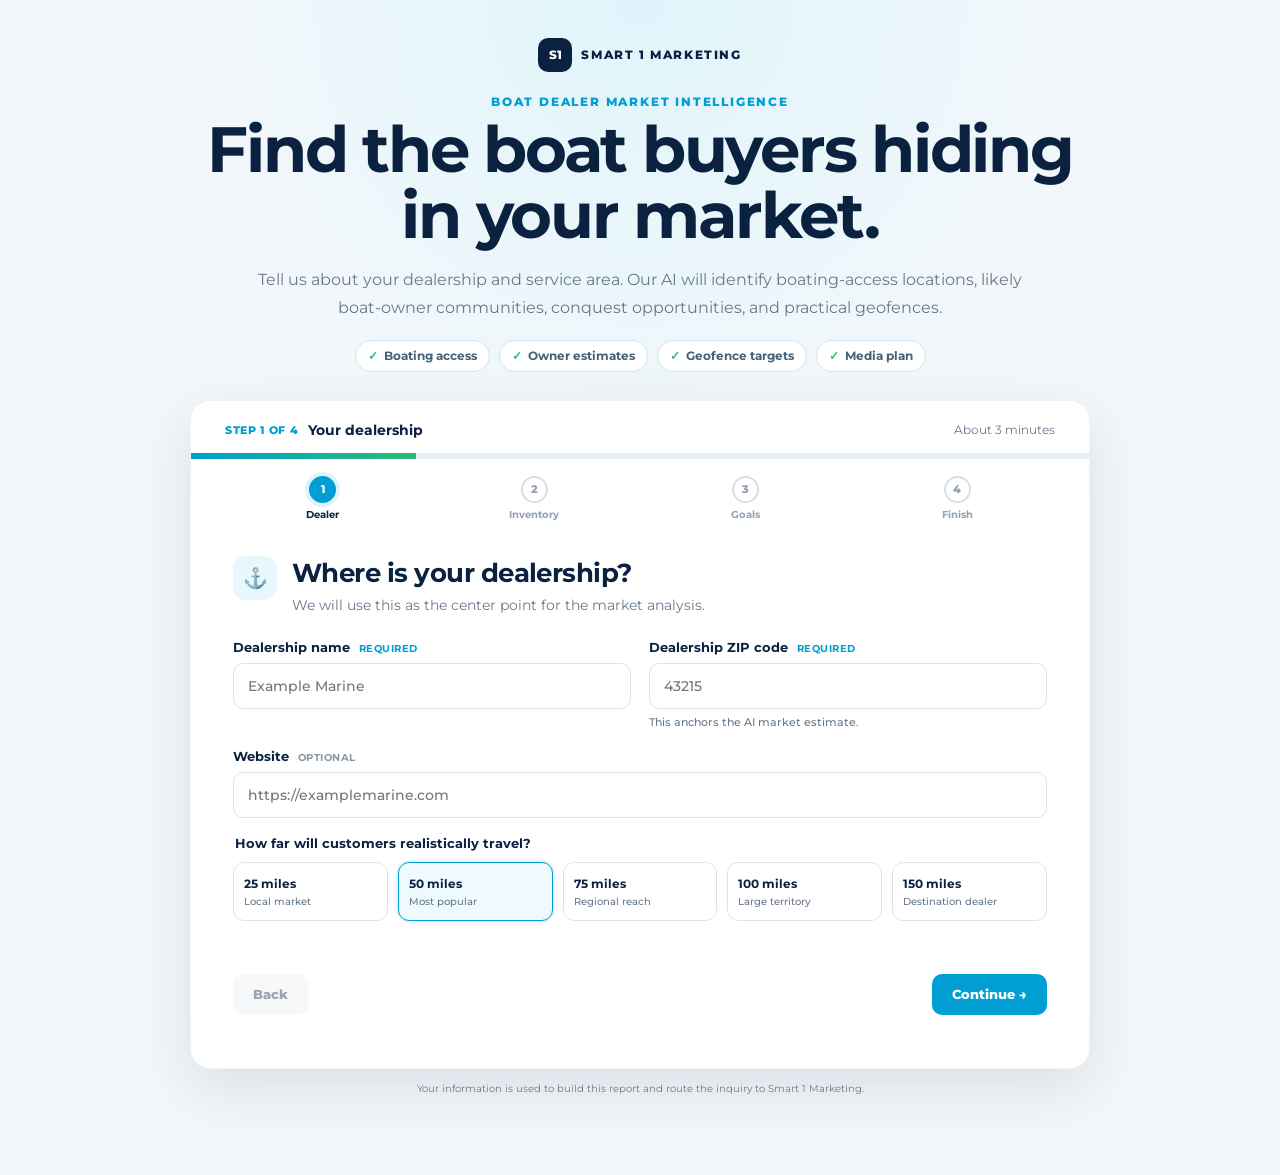
<file: templates/index.html>
<!doctype html>
<html lang="en">
<head>
  <meta charset="utf-8">
  <meta name="viewport" content="width=device-width, initial-scale=1">
  <meta name="description" content="Create an AI-powered boat dealer market, boat-owner, and geofencing opportunity report.">
  <title>Boat Dealer Market Intelligence | Smart 1 Marketing</title>
  <link rel="preconnect" href="https://fonts.googleapis.com">
  <link rel="preconnect" href="https://fonts.gstatic.com" crossorigin>
  <link href="https://fonts.googleapis.com/css2?family=Montserrat:wght@400;500;600;700;800&display=swap" rel="stylesheet">
  <style>
    .step:not(.active){display:none!important;}
:root{--navy:#0a2240;--navy2:#16395f;--blue:#009ed2;--aqua:#e7f7fb;--green:#2dbb72;--ink:#25364b;--muted:#68798c;--line:#dbe5ed;--bg:#f3f7fa;--white:#fff;--danger:#b42318;--shadow:0 20px 60px rgba(10,34,64,.11)}*{box-sizing:border-box}html{scroll-behavior:smooth}body{margin:0;background:radial-gradient(circle at 50% 0,#dff5fb 0,#f3f7fa 460px);font-family:Montserrat,Arial,sans-serif;color:var(--ink)}button,input,select,textarea{font-family:inherit}.shell{width:min(1120px,calc(100% - 28px));margin:0 auto;padding:38px 0 80px}.hero{text-align:center;max-width:900px;margin:0 auto 28px}.brand-lockup{display:inline-flex;align-items:center;gap:9px;font-size:.72rem;font-weight:800;letter-spacing:.14em;color:var(--navy);margin-bottom:22px}.brand-mark{display:grid;place-items:center;width:34px;height:34px;border-radius:10px;background:var(--navy);color:#fff;letter-spacing:0}.eyebrow{font-weight:800;letter-spacing:.15em;color:var(--blue);font-size:.75rem}.hero h1{font-size:clamp(2.1rem,5.4vw,4rem);line-height:1.03;color:var(--navy);margin:.5rem 0 1rem;letter-spacing:-.035em}.hero p{font-size:1.03rem;line-height:1.7;margin:0 auto;color:var(--muted);max-width:790px}.benefit-row{display:flex;justify-content:center;gap:9px;flex-wrap:wrap;margin-top:19px}.benefit-row span{background:#fff;border:1px solid #cfe5ed;border-radius:999px;padding:8px 12px;font-size:.72rem;font-weight:700;color:#426278}.benefit-row span:before{content:'✓';color:var(--green);font-weight:900;margin-right:6px}.card,.loading,.results{background:var(--white);border-radius:20px;box-shadow:var(--shadow);border:1px solid rgba(10,34,64,.06)}.card{max-width:900px;margin:auto;overflow:hidden}.form-top{display:flex;align-items:center;justify-content:space-between;padding:21px 34px 15px}.form-top>div{display:flex;align-items:center;gap:10px}.step-count{font-size:.7rem;font-weight:800;color:var(--blue);text-transform:uppercase;letter-spacing:.06em}.form-top strong{color:var(--navy);font-size:.86rem}.save-note{font-size:.72rem;color:var(--muted)}.progress-track{height:6px;background:#e8eff4}.progress-track span{display:block;width:20%;height:100%;background:linear-gradient(90deg,var(--blue),var(--green));transition:.3s ease}.step-nav{display:grid;grid-template-columns:repeat(4,1fr);padding:17px 30px 6px;gap:8px}.step-dot{border:0;background:transparent;color:#91a0ae;cursor:pointer;padding:0;display:flex;flex-direction:column;align-items:center;gap:5px}.step-dot span{display:grid;place-items:center;width:27px;height:27px;border-radius:50%;border:2px solid #d5e0e8;font-size:.7rem;font-weight:800;background:#fff}.step-dot small{font-size:.62rem;font-weight:700}.step-dot.active,.step-dot.complete{color:var(--navy)}.step-dot.active span{border-color:var(--blue);background:var(--blue);color:#fff;box-shadow:0 0 0 4px rgba(0,158,210,.12)}.step-dot.complete span{border-color:var(--green);background:var(--green);color:#fff}.step{display:none;padding:30px 42px 12px}.step.active{display:block;animation:fade .22s ease}@keyframes fade{from{opacity:.25;transform:translateY(5px)}to{opacity:1;transform:none}}.step-heading{display:flex;gap:15px;align-items:flex-start;margin-bottom:25px}.step-icon{display:grid;place-items:center;flex:0 0 44px;height:44px;background:var(--aqua);border-radius:13px;font-size:1.25rem;color:var(--blue);font-weight:900}.step-heading h2{color:var(--navy);font-size:1.65rem;letter-spacing:-.02em;margin:0 0 6px}.step-heading p{margin:0;color:var(--muted);font-size:.85rem;line-height:1.5}.grid{display:grid;gap:18px}.grid.two{grid-template-columns:1fr 1fr}label,legend{font-size:.79rem;font-weight:700;color:var(--navy)}label{display:block;margin-bottom:18px}fieldset{border:0;padding:0;margin:0 0 22px}legend{margin-bottom:11px}.required,.optional{font-size:.6rem;text-transform:uppercase;letter-spacing:.05em;margin-left:5px}.required{color:var(--blue)}.optional{color:#8997a5}input:not([type=radio]):not([type=checkbox]),select,textarea{width:100%;margin-top:8px;border:1px solid var(--line);border-radius:10px;padding:13px 14px;font-size:.88rem;font-weight:500;color:var(--ink);background:#fff;transition:.2s}textarea{min-height:102px;resize:vertical;line-height:1.5}input:focus,select:focus,textarea:focus{outline:none;border-color:var(--blue);box-shadow:0 0 0 3px rgba(0,158,210,.12)}.field-help{display:block;color:var(--muted);font-weight:500;line-height:1.45;margin-top:6px;font-size:.67rem}.choice-grid{display:grid;grid-template-columns:repeat(3,1fr);gap:10px}.choice-grid.four{grid-template-columns:repeat(4,1fr)}.radius-grid{grid-template-columns:repeat(5,1fr)}.choice-card,.goal-card,.chip{margin:0;cursor:pointer}.choice-card input,.goal-card input,.chip input{position:absolute;opacity:0;pointer-events:none}.choice-card>span{display:flex;flex-direction:column;gap:4px;height:100%;border:1px solid var(--line);border-radius:11px;padding:13px 10px;background:#fff;transition:.2s}.choice-card strong{font-size:.78rem}.choice-card small{font-size:.62rem;color:var(--muted);font-weight:500}.choice-card input:checked+span{border-color:var(--blue);background:#effafe;box-shadow:0 0 0 2px rgba(0,158,210,.1)}.chip-grid{display:flex;flex-wrap:wrap;gap:9px}.chip span{display:block;border:1px solid var(--line);border-radius:999px;padding:9px 13px;font-size:.72rem;background:#fff;transition:.2s}.chip input:checked+span{background:var(--navy);border-color:var(--navy);color:#fff}.goal-list{display:grid;grid-template-columns:1fr 1fr;gap:10px}.goal-card>span{display:block;position:relative;border:1px solid var(--line);border-radius:12px;padding:14px 15px 14px 43px;min-height:84px;transition:.2s}.goal-card>span:before{content:'';position:absolute;left:15px;top:17px;width:16px;height:16px;border-radius:50%;border:2px solid #b8c7d2}.goal-card strong{display:block;font-size:.78rem;margin-bottom:5px}.goal-card small{display:block;color:var(--muted);font-size:.65rem;line-height:1.45;font-weight:500}.goal-card input:checked+span{border-color:var(--blue);background:#effafe}.goal-card input:checked+span:before{border:5px solid var(--blue);background:#fff}.tip-box,.final-note{background:#eff9fc;border-left:4px solid var(--blue);padding:15px 16px;line-height:1.55;font-size:.78rem;border-radius:0 9px 9px 0}.final-note ul{margin:9px 0 0;padding-left:20px}.final-note li{margin:5px 0}.review-card{border:1px solid var(--line);border-radius:12px;background:#f8fafc;padding:16px;margin:3px 0 16px}.review-card h3{font-size:.83rem;color:var(--navy);margin:0 0 11px}.review-grid{display:grid;grid-template-columns:1fr 1fr;gap:9px}.review-item{font-size:.68rem;color:var(--muted)}.review-item strong{display:block;color:var(--ink);font-size:.73rem;margin-top:2px}.consent{display:flex;gap:10px;align-items:flex-start;margin-top:18px;color:var(--muted);font-weight:500;line-height:1.5;font-size:.69rem}.consent input{margin-top:3px;accent-color:var(--blue)}.actions{display:flex;justify-content:space-between;gap:12px;padding:19px 42px 34px}.actions button,.toolbar button{border:0;border-radius:10px;padding:13px 20px;font-size:.8rem;font-weight:800;cursor:pointer;background:var(--blue);color:#fff;transition:.2s}.actions button:hover,.toolbar button:hover{transform:translateY(-1px);filter:brightness(.97)}.actions .secondary,.toolbar .secondary{background:#e9eef3;color:var(--navy)}button:disabled{opacity:.4;cursor:not-allowed;transform:none!important}.hidden{display:none!important}.error{color:var(--danger);font-size:.75rem;padding:0 42px 19px;margin:0}.privacy-note{text-align:center;font-size:.65rem;color:var(--muted);margin:13px auto 0}.loading{text-align:center;max-width:900px;margin:auto;padding:60px 28px}.boat-loader{width:180px;height:130px;margin:0 auto;display:block}.boat-loader .boat{transform-box:fill-box;transform-origin:center bottom;animation:boatRock 2.6s ease-in-out infinite}.boat-loader .wave-back{animation:waveMove 3.4s linear infinite}.boat-loader .wave-front{animation:waveMove 2.1s linear infinite}.boat-loader .sun{animation:sunPulse 3s ease-in-out infinite;transform-box:fill-box;transform-origin:center}@keyframes boatRock{0%,100%{transform:translateY(0) rotate(-5deg)}50%{transform:translateY(-4px) rotate(5deg)}}@keyframes waveMove{from{transform:translateX(0)}to{transform:translateX(-40px)}}@keyframes sunPulse{0%,100%{opacity:.85;transform:scale(1)}50%{opacity:1;transform:scale(1.08)}}@media(prefers-reduced-motion:reduce){.boat-loader .boat,.boat-loader .wave-back,.boat-loader .wave-front,.boat-loader .sun{animation:none}}.loading h2{color:var(--navy);margin:22px 0 8px}.loading p{color:var(--muted);line-height:1.55}.loading-steps{display:flex;justify-content:center;gap:8px;flex-wrap:wrap;margin-top:22px}.loading-steps span{background:#f1f6f8;border-radius:999px;padding:7px 10px;font-size:.64rem;color:#5c7182}.results{padding:34px;margin:auto}.report-head{display:flex;justify-content:space-between;gap:20px;align-items:flex-start;border-bottom:1px solid var(--line);padding-bottom:22px}.report-head h2{color:var(--navy);font-size:2rem;margin:0 0 8px}.report-head p{color:var(--muted);line-height:1.6;margin:0}.toolbar{display:flex;gap:8px;flex-wrap:wrap}.metric-grid{display:grid;grid-template-columns:repeat(4,1fr);gap:14px;margin:24px 0}.metric{padding:18px;border-radius:12px;background:#f4f9fb;border:1px solid #dcecf2}.metric span{display:block;font-size:.7rem;font-weight:800;color:var(--muted);text-transform:uppercase;letter-spacing:.05em}.metric strong{display:block;color:var(--navy);font-size:1.4rem;margin-top:7px}.section{margin-top:32px}.section h3{color:var(--navy);font-size:1.25rem;border-left:4px solid var(--blue);padding-left:10px}.section p,.section li{line-height:1.65}.table-wrap{overflow:auto;border:1px solid var(--line);border-radius:12px}table{border-collapse:collapse;width:100%;min-width:900px;font-size:.76rem}th{background:var(--navy);color:#fff;text-align:left;padding:12px}td{padding:11px 12px;border-bottom:1px solid var(--line);vertical-align:top}.pill{display:inline-block;border-radius:999px;padding:4px 8px;font-weight:800;font-size:.65rem;background:#e8f7ed;color:#17733a}.priority-1{background:#dff6e7;color:#0b6b31}.priority-2{background:#fff4cf;color:#7a5a00}.priority-3{background:#edf1f5;color:#526174}.cards{display:grid;grid-template-columns:repeat(2,1fr);gap:14px}.mini-card{border:1px solid var(--line);border-radius:12px;padding:16px}.mini-card h4{color:var(--navy);margin:0 0 8px}.mini-card p{font-size:.82rem;color:var(--muted);margin:5px 0}.disclaimer{font-size:.72rem;color:var(--muted);border-top:1px solid var(--line);margin-top:30px;padding-top:18px}.market-badge{display:inline-block;background:var(--navy);color:#fff;font-weight:800;font-size:.82rem;padding:9px 17px;border-radius:999px;margin-bottom:12px}.badge-card{border:1px solid var(--line);border-radius:14px;padding:20px 22px;background:#fff;margin:22px 0 4px}.badge-card p{margin:0;color:var(--ink);line-height:1.6}.stat-cards{display:grid;grid-template-columns:repeat(3,1fr);gap:14px;margin:18px 0 4px}.stat{padding:24px 16px;border-radius:14px;background:#f4f9fb;border:1px solid #dcecf2;text-align:center}.stat strong{display:block;color:var(--navy);font-size:1.7rem;line-height:1.12;letter-spacing:-.02em}.stat span{display:block;color:var(--muted);font-size:.72rem;font-weight:600;margin-top:9px;line-height:1.35}.chip-list{display:flex;flex-wrap:wrap;gap:9px;margin-top:8px}.chip-tag{display:inline-block;border:1px solid #cfe2ef;background:#fff;color:var(--navy);border-radius:999px;padding:8px 14px;font-size:.76rem;font-weight:700}.package-name{color:var(--navy);font-size:1.35rem;font-weight:800;margin:6px 0 10px}.pkg-grid{display:grid;grid-template-columns:repeat(4,1fr);gap:12px;margin:10px 0 6px}.pkg{border:1px solid var(--line);border-radius:12px;padding:18px 14px;background:#fff;text-align:center;position:relative}.pkg .pkg-price{display:block;color:var(--navy);font-size:1.15rem;font-weight:800}.pkg .pkg-name{display:block;color:var(--ink);font-size:.78rem;font-weight:700;margin-top:4px}.pkg .pkg-blurb{display:block;color:var(--muted);font-size:.66rem;margin-top:8px;line-height:1.4}.pkg.recommended{border-color:var(--blue);background:#effafe;box-shadow:0 0 0 2px rgba(0,158,210,.12)}.pkg .pkg-badge{position:absolute;top:-10px;left:50%;transform:translateX(-50%);background:var(--blue);color:#fff;font-size:.58rem;font-weight:800;letter-spacing:.04em;padding:3px 9px;border-radius:999px;white-space:nowrap}@media(max-width:700px){.pkg-grid{grid-template-columns:1fr 1fr}}table.narrow{min-width:0}.month-focus strong{color:var(--navy);font-size:.9rem}.month-focus p{margin:4px 0 9px;color:var(--muted);font-size:.82rem;line-height:1.5}@media(max-width:640px){.stat-cards{grid-template-columns:1fr}}@media(max-width:780px){.shell{padding-top:24px}.hero h1{font-size:2.35rem}.step-nav small{display:none}.step{padding:26px 22px 10px}.form-top{padding:18px 22px 14px}.step-nav{padding-left:22px;padding-right:22px}.grid.two,.goal-list,.cards{grid-template-columns:1fr}.choice-grid.four{grid-template-columns:1fr 1fr}.radius-grid{grid-template-columns:repeat(3,1fr)}.actions{padding:16px 22px 28px}.error{padding-left:22px;padding-right:22px}.report-head{display:block}.toolbar{margin-top:16px}.results{padding:22px}.metric-grid{grid-template-columns:1fr 1fr}.review-grid{grid-template-columns:1fr}}@media(max-width:480px){.hero p{font-size:.9rem}.benefit-row{gap:6px}.benefit-row span{font-size:.64rem}.form-top strong,.save-note{display:none}.step-heading h2{font-size:1.35rem}.radius-grid{grid-template-columns:1fr 1fr}.choice-grid.four{grid-template-columns:1fr 1fr}.actions button{padding:12px 15px}.metric-grid{grid-template-columns:1fr}}@media print{body{background:#fff}.hero,.card,.privacy-note,.toolbar{display:none!important}.shell{width:100%;padding:0}.results{box-shadow:none;border:0;padding:0}.table-wrap{overflow:visible}table{min-width:0;font-size:8pt}}

  </style>
</head>
<body>
  <main class="shell">
    <section class="hero">
      <div class="brand-lockup">
        <span class="brand-mark">S1</span>
        <span>SMART 1 MARKETING</span>
      </div>
      <div class="eyebrow">BOAT DEALER MARKET INTELLIGENCE</div>
      <h1>Find the boat buyers hiding in your market.</h1>
      <p>Tell us about your dealership and service area. Our AI will identify boating-access locations, likely boat-owner communities, conquest opportunities, and practical geofences.</p>
      <div class="benefit-row" aria-label="Report benefits">
        <span>Boating access</span>
        <span>Owner estimates</span>
        <span>Geofence targets</span>
        <span>Media plan</span>
      </div>
    </section>

    <section class="card" id="formCard">
      <div class="form-top">
        <div>
          <span class="step-count" id="stepCount">Step 1 of 5</span>
          <strong id="stepName">Your dealership</strong>
        </div>
        <span class="save-note">About 3 minutes</span>
      </div>

      <div class="progress-track" aria-hidden="true"><span id="progressBar"></span></div>
      <nav class="step-nav" aria-label="Form progress">
        <button type="button" class="step-dot active" data-go-step="0"><span>1</span><small>Dealer</small></button>
        <button type="button" class="step-dot" data-go-step="1"><span>2</span><small>Inventory</small></button>
        <button type="button" class="step-dot" data-go-step="2"><span>3</span><small>Goals</small></button>
        <button type="button" class="step-dot" data-go-step="3"><span>4</span><small>Finish</small></button>
      </nav>

      <form id="boatForm" novalidate>
        <section class="step active" data-step="1" data-title="Your dealership">
          <div class="step-heading">
            <div class="step-icon">⚓</div>
            <div><h2>Where is your dealership?</h2><p>We will use this as the center point for the market analysis.</p></div>
          </div>
          <div class="grid two">
            <label>Dealership name <span class="required">Required</span>
              <input name="dealer_name" required autocomplete="organization" placeholder="Example Marine">
            </label>
            <label>Dealership ZIP code <span class="required">Required</span>
              <input name="dealer_zip" required autocomplete="postal-code" inputmode="numeric" maxlength="10" pattern="[0-9]{5}(-[0-9]{4})?" placeholder="43215">
              <small class="field-help">This anchors the AI market estimate.</small>
            </label>
          </div>
          <label>Website <span class="optional">Optional</span>
            <input name="website" type="url" autocomplete="url" placeholder="https://examplemarine.com">
          </label>
          <fieldset>
            <legend>How far will customers realistically travel?</legend>
            <div class="choice-grid radius-grid">
              <label class="choice-card"><input type="radio" name="target_radius" value="25 miles"><span><strong>25 miles</strong><small>Local market</small></span></label>
              <label class="choice-card"><input type="radio" name="target_radius" value="50 miles" checked><span><strong>50 miles</strong><small>Most popular</small></span></label>
              <label class="choice-card"><input type="radio" name="target_radius" value="75 miles"><span><strong>75 miles</strong><small>Regional reach</small></span></label>
              <label class="choice-card"><input type="radio" name="target_radius" value="100 miles"><span><strong>100 miles</strong><small>Large territory</small></span></label>
              <label class="choice-card"><input type="radio" name="target_radius" value="150 miles"><span><strong>150 miles</strong><small>Destination dealer</small></span></label>
            </div>
          </fieldset>
        </section>

        <section class="step" data-step="2" data-title="Your inventory">
          <div class="step-heading">
            <div class="step-icon">🚤</div>
            <div><h2>What do you sell?</h2><p>Select every category that matters. This helps the AI identify the right waterways and buyer profiles.</p></div>
          </div>
          <fieldset>
            <legend>Boat and marine categories <span class="required">Choose at least one</span></legend>
            <div class="chip-grid" id="boatTypeChoices">
              <label class="chip"><input type="checkbox" value="Pontoon boats"><span>Pontoon boats</span></label>
              <label class="chip"><input type="checkbox" value="Fishing boats"><span>Fishing boats</span></label>
              <label class="chip"><input type="checkbox" value="Bass boats"><span>Bass boats</span></label>
              <label class="chip"><input type="checkbox" value="Wake and surf boats"><span>Wake / surf boats</span></label>
              <label class="chip"><input type="checkbox" value="Bowriders and runabouts"><span>Bowriders / runabouts</span></label>
              <label class="chip"><input type="checkbox" value="Cruisers and yachts"><span>Cruisers / yachts</span></label>
              <label class="chip"><input type="checkbox" value="Center consoles and saltwater boats"><span>Center consoles</span></label>
              <label class="chip"><input type="checkbox" value="Personal watercraft"><span>Personal watercraft</span></label>
              <label class="chip"><input type="checkbox" value="Used boats"><span>Used boats</span></label>
              <label class="chip"><input type="checkbox" value="Marine service, storage and parts"><span>Service / storage / parts</span></label>
            </div>
            <input type="hidden" name="boat_types" id="boatTypes" required>
          </fieldset>
          <label>Anything else you carry? <span class="optional">Optional</span>
            <input id="otherBoatTypes" placeholder="Brands, specialty boats, trailers, docks or accessories">
          </label>
          <fieldset>
            <legend>Inventory mix <span class="optional">Choose up to 2</span></legend>
            <div class="choice-grid four" id="inventoryMixChoices">
              <label class="choice-card"><input type="checkbox" value="New boats"><span><strong>New</strong><small>Primarily new inventory</small></span></label>
              <label class="choice-card"><input type="checkbox" value="Used boats"><span><strong>Used</strong><small>Primarily pre-owned</small></span></label>
              <label class="choice-card"><input type="checkbox" value="New and used boats"><span><strong>Both</strong><small>New and pre-owned</small></span></label>
              <label class="choice-card"><input type="checkbox" value="Service, storage, and parts"><span><strong>Service</strong><small>Aftermarket focus</small></span></label>
            </div>
            <input type="hidden" name="new_used" id="inventoryMix">
          </fieldset>
        </section>

        <section class="step" data-step="3" data-title="Campaign goals">
          <div class="step-heading">
            <div class="step-icon">🎯</div>
            <div><h2>What should the campaign accomplish?</h2><p>Choose the primary result you want from the plan.</p></div>
          </div>
          <fieldset>
            <legend>Campaign objectives <span class="optional">Choose any that apply</span></legend>
            <div class="goal-list" id="objectiveChoices">
              <label class="goal-card"><input type="checkbox" value="Generate qualified sales leads"><span><strong>Generate qualified leads</strong><small>Reach shoppers most likely to submit a form, call, or start a conversation.</small></span></label>
              <label class="goal-card"><input type="checkbox" value="Drive dealership visits"><span><strong>Drive dealership visits</strong><small>Build awareness and influence in-person traffic.</small></span></label>
              <label class="goal-card"><input type="checkbox" value="Promote a boat show or sales event"><span><strong>Promote an event</strong><small>Support a boat show, open house, demo day, or seasonal sale.</small></span></label>
              <label class="goal-card"><input type="checkbox" value="Move aged inventory"><span><strong>Move aged inventory</strong><small>Focus on specific models, incentives, or clearance offers.</small></span></label>
              <label class="goal-card"><input type="checkbox" value="Grow service and storage"><span><strong>Grow service or storage</strong><small>Reach current owners who need maintenance, winterization, storage, or parts.</small></span></label>
              <label class="goal-card"><input type="checkbox" value="Build brand awareness"><span><strong>Build market awareness</strong><small>Increase dealer recognition across the boating community.</small></span></label>
            </div>
            <input type="hidden" name="campaign_objective" id="objectives">
            <small class="field-help">Leave all unchecked and we'll build a complete strategy covering sales, service, storage, and retention.</small>
          </fieldset>
          <label>Other targeting notes or exclusions <span class="optional">Optional</span>
            <textarea name="notes" placeholder="Brands carried, high-priority models, financing offers, affluent communities, areas to avoid, customer profile, or seasonal promotions"></textarea>
          </label>
          <div class="tip-box"><strong>We handle the rest:</strong> We'll assume your boating season, recommend a media budget, build a weather-triggered plan, and find the lakes, ramps, marinas, competitors, storage, and marine retailers in your market for you.</div>
        </section>

        <section class="step" data-step="5" data-title="Contact and review">
          <div class="step-heading">
            <div class="step-icon">✓</div>
            <div><h2>Where can we send your comprehensive report to?</h2><p>Your report will display immediately after it is generated.</p></div>
          </div>
          <div class="grid two">
            <label>Your name <span class="required">Required</span><input name="contact_name" required autocomplete="name" placeholder="First and last name"></label>
            <label>Email <span class="required">Required</span><input name="contact_email" type="email" required autocomplete="email" placeholder="name@company.com"></label>
            <label>Phone <span class="optional">Optional</span><input name="contact_phone" type="tel" autocomplete="tel" placeholder="(555) 555-5555"></label>
          </div>
          <div class="review-card" id="reviewCard"></div>
          <div class="final-note">
            <strong>Your report will include:</strong>
            <ul><li>Estimated market population and likely boat-owner households</li><li>Ranked marinas, ramps, waterways, competitors, storage and retail locations we find for your market</li><li>Recommended ZIP codes, communities, audiences and non-social media allocation</li><li>A recommended monthly media budget for your market</li><li>A weather-triggered activation and budget-pacing plan</li></ul>
          </div>
          <label class="consent"><input type="checkbox" required><span>I understand that population, household, ownership, and location recommendations are AI planning estimates and should be verified before campaign activation.</span></label>
        </section>

        <div class="actions">
          <button type="button" class="secondary" id="backBtn" disabled>Back</button>
          <button type="button" id="nextBtn">Continue <span aria-hidden="true">→</span></button>
          <button type="submit" id="submitBtn" class="hidden">Generate My Report</button>
        </div>
        <p class="error" id="formError" role="alert"></p>
      </form>
    </section>

    <p class="privacy-note">Your information is used to build this report and route the inquiry to Smart 1 Marketing.</p>

    <section class="loading hidden" id="loading" aria-live="polite">
      <svg class="boat-loader" viewBox="0 0 160 130" role="img" aria-label="Sailing boat" xmlns="http://www.w3.org/2000/svg">
        <circle class="sun" cx="131" cy="29" r="11" fill="#f6c244"/>
        <path class="wave-back" d="M-40 86 q10 -6 20 0 t20 0 t20 0 t20 0 t20 0 t20 0 t20 0 t20 0 t20 0 t20 0 t20 0 t20 0 V130 H-40 Z" fill="#cfe9f4"/>
        <g class="boat">
          <rect x="79" y="34" width="2" height="46" rx="1" fill="#0a2240"/>
          <path d="M79 34 L79 41 L69 37 Z" fill="#2dbb72"/>
          <path d="M81 37 C101 49 101 67 97 78 L81 78 Z" fill="#009ed2"/>
          <path d="M77 41 L77 78 L61 78 Z" fill="#2dbb72"/>
          <path d="M55 79 H105 L96 90 Q80 96 64 90 Z" fill="#0a2240"/>
          <path d="M57 82 H103" stroke="#009ed2" stroke-width="2" stroke-linecap="round"/>
        </g>
        <path class="wave-front" d="M-40 92 q10 -6 20 0 t20 0 t20 0 t20 0 t20 0 t20 0 t20 0 t20 0 t20 0 t20 0 t20 0 t20 0 V130 H-40 Z" fill="#a5d8ec"/>
      </svg>
      <h2>Calculating your market data…</h2><p>Hang tight — we're crunching the numbers for your area: boating access, likely boat-owner households, weather triggers, and your recommended plan. This can take up to a minute.</p>
      <div class="loading-steps"><span>Calculating data</span><span>Estimating owners</span><span>Ranking locations</span><span>Building weather plan</span></div>
    </section>
    <section class="results hidden" id="results"></section>
  </main>
  <script>
const form=document.getElementById('boatForm');
const steps=[...document.querySelectorAll('.step')];
const nextBtn=document.getElementById('nextBtn');
const backBtn=document.getElementById('backBtn');
const submitBtn=document.getElementById('submitBtn');
const progress=document.getElementById('progressBar');
const errorBox=document.getElementById('formError');
const stepCount=document.getElementById('stepCount');
const stepName=document.getElementById('stepName');
const stepDots=[...document.querySelectorAll('.step-dot')];
const boatTypes=document.getElementById('boatTypes');
const otherBoatTypes=document.getElementById('otherBoatTypes');
let current=0;

const inventoryMix=document.getElementById('inventoryMix');
const objectives=document.getElementById('objectives');

function syncBoatTypes(){
  const selected=[...document.querySelectorAll('#boatTypeChoices input:checked')].map(x=>x.value);
  const other=otherBoatTypes.value.trim();
  boatTypes.value=[...selected,...(other?[other]:[])].join(', ');
}

function syncInventoryMix(){
  inventoryMix.value=[...document.querySelectorAll('#inventoryMixChoices input:checked')].map(x=>x.value).join(', ');
}

function syncObjectives(){
  objectives.value=[...document.querySelectorAll('#objectiveChoices input:checked')].map(x=>x.value).join(', ');
}

document.querySelectorAll('#boatTypeChoices input').forEach(x=>x.addEventListener('change',syncBoatTypes));
otherBoatTypes.addEventListener('input',syncBoatTypes);

document.querySelectorAll('#inventoryMixChoices input').forEach(x=>x.addEventListener('change',e=>{
  const checked=[...document.querySelectorAll('#inventoryMixChoices input:checked')];
  if(checked.length>2){e.target.checked=false;errorBox.textContent='You can choose up to 2 inventory types.';}
  else{errorBox.textContent='';}
  syncInventoryMix();
}));

document.querySelectorAll('#objectiveChoices input').forEach(x=>x.addEventListener('change',syncObjectives));

function syncAll(){syncBoatTypes();syncInventoryMix();syncObjectives();}

function buildReview(){
  syncAll();
  const data=new FormData(form);
  const get=name=>data.get(name)||'Not provided';
  const objectivesText=objectives.value||'Complete strategy (all revenue areas)';
  document.getElementById('reviewCard').innerHTML=`
    <h3>Report setup</h3><div class="review-grid">
      <div class="review-item">Dealership<strong>${escapePreview(get('dealer_name'))}</strong></div>
      <div class="review-item">Market center<strong>${escapePreview(get('dealer_zip'))} · ${escapePreview(get('target_radius'))}</strong></div>
      <div class="review-item">Inventory<strong>${escapePreview(get('boat_types'))}</strong></div>
      <div class="review-item">Inventory mix<strong>${escapePreview(get('new_used'))}</strong></div>
      <div class="review-item">Objectives<strong>${escapePreview(objectivesText)}</strong></div>
      <div class="review-item">Budget & season<strong>Recommended by report</strong></div>
    </div>`;
}

function escapePreview(value){return String(value).replace(/[&<>"']/g,c=>({'&':'&amp;','<':'&lt;','>':'&gt;','"':'&quot;',"'":'&#39;'}[c]));}

function showStep(){
  steps.forEach((s,i)=>s.classList.toggle('active',i===current));
  progress.style.width=`${(current+1)/steps.length*100}%`;
  stepCount.textContent=`Step ${current+1} of ${steps.length}`;
  stepName.textContent=steps[current].dataset.title;
  stepDots.forEach((dot,i)=>{dot.classList.toggle('active',i===current);dot.classList.toggle('complete',i<current)});
  backBtn.disabled=current===0;
  nextBtn.classList.toggle('hidden',current===steps.length-1);
  submitBtn.classList.toggle('hidden',current!==steps.length-1);
  errorBox.textContent='';
  if(current===steps.length-1)buildReview();
  document.getElementById('formCard').scrollIntoView({behavior:'smooth',block:'start'});
}

function validStep(){
  syncAll();
  const fields=[...steps[current].querySelectorAll('input,select,textarea')];
  for(const f of fields){
    if(!f.checkValidity()){
      errorBox.textContent=f===boatTypes?'Please choose at least one boat or marine category.':'Please complete the required field before continuing.';
      if(f!==boatTypes)f.reportValidity();
      else document.getElementById('boatTypeChoices').scrollIntoView({behavior:'smooth',block:'center'});
      return false;
    }
  }
  return true;
}

nextBtn.onclick=()=>{if(validStep()){current++;showStep()}};
backBtn.onclick=()=>{if(current>0){current--;showStep()}};
stepDots.forEach((dot,i)=>dot.addEventListener('click',()=>{if(i<=current){current=i;showStep()}}));
const fmt=n=>new Intl.NumberFormat('en-US').format(n||0);const esc=s=>String(s??'').replace(/[&<>'"]/g,c=>({'&':'&amp;','<':'&lt;','>':'&gt;',"'":'&#39;','"':'&quot;'}[c]));
form.addEventListener('submit',async e=>{e.preventDefault();if(!validStep())return;const payload=Object.fromEntries(new FormData(form).entries());document.getElementById('formCard').classList.add('hidden');document.getElementById('loading').classList.remove('hidden');try{const r=await fetch('/api/analyze',{method:'POST',headers:{'Content-Type':'application/json'},body:JSON.stringify(payload)});const raw=await r.text();let data;try{data=JSON.parse(raw)}catch{throw new Error(`Server did not return a report (status ${r.status}). The report may have taken too long to generate — please try again.`)}if(!r.ok||!data.ok)throw new Error(data.detail?`${data.error} (${data.detail})`:(data.error||'Report failed'));renderReport(data.report,payload.dealer_name)}catch(err){document.getElementById('loading').classList.add('hidden');document.getElementById('formCard').classList.remove('hidden');errorBox.textContent=err.message}});
const PACKAGES=[{name:'Harbor Starter',price:'$2,500/month',blurb:'Entry weather-triggered presence for smaller or single-lake markets.'},{name:'Climate Safeguard Fund',price:'$5,000/month',blurb:'Balanced coverage across sales and service objectives.'},{name:'Season Surge Plan',price:'$7,500/month',blurb:'Heavier peak-season push for competitive, multi-lake markets.'},{name:'Full Fleet Dominance',price:'$10,000/month',blurb:'Maximum share of voice across a large territory.'}];
function renderReport(r,dealer){const m=r.market_profile;const geo=[...r.geofence_locations].sort((a,b)=>a.priority-b.priority);const results=document.getElementById('results');const range=(a,b)=>`${fmt(a)}–${fmt(b)}`;document.title=`${dealer} Weather Marketing Proposal`;const recName=(r.recommended_package.package_name||'').toLowerCase();const recPrice=r.recommended_package.monthly_investment||'';results.innerHTML=`
<div class="report-head"><div><div class="eyebrow">SMART 1 BOAT DEALER REPORT</div><h2>${esc(dealer)}</h2><p>${esc(r.market_summary)}</p></div><div class="toolbar"><button onclick="window.print()">Print / Save PDF</button><button class="secondary" onclick="copyReport()">Copy Summary</button></div></div>
<div class="badge-card"><span class="market-badge">${esc(r.market_type)}</span><p>${esc(r.market_type_description)}</p></div>
<div class="stat-cards"><div class="stat"><strong>${range(m.estimated_population_low,m.estimated_population_high)}</strong><span>estimated population</span></div><div class="stat"><strong>${range(m.estimated_households_low,m.estimated_households_high)}</strong><span>estimated households</span></div><div class="stat"><strong>${range(m.estimated_boat_owner_households_low,m.estimated_boat_owner_households_high)}</strong><span>likely boat-owner households</span></div></div>
<div class="section"><h3>Your Market Opportunity</h3><p>${esc(r.market_opportunity)}</p></div>
<div class="section"><h3>Our Packages</h3><div class="pkg-grid">${PACKAGES.map(p=>{const rec=p.name.toLowerCase()===recName||p.price===recPrice;return `<div class="pkg${rec?' recommended':''}">${rec?'<span class="pkg-badge">RECOMMENDED</span>':''}<span class="pkg-price">${esc(p.price)}</span><span class="pkg-name">${esc(p.name)}</span><span class="pkg-blurb">${esc(p.blurb)}</span></div>`}).join('')}</div><p><strong>${esc(r.recommended_package.monthly_investment)} ${esc(r.recommended_package.package_name)}</strong> — ${esc(r.recommended_package.description)}</p><p class="field-help">Budget paces with your season: the full package at peak, about 35% in shoulder months, and 20% in the off-season. See the month-by-month plan below.</p></div>
<div class="section"><h3>Recommended Media Channels</h3><div class="chip-list">${r.media_channels.map(x=>`<span class="chip-tag">${esc(x)}</span>`).join('')}</div></div>
<div class="section"><h3>Streaming Audio — Water-Access Daypart</h3><div class="tip-box">${esc(r.streaming_audio_note)}</div></div>
<div class="section"><h3>Recommended Weather Triggers for Your Market</h3><div class="chip-list">${r.weather_triggers.map(x=>`<span class="chip-tag">${esc(x)}</span>`).join('')}</div></div>
<div class="section"><h3>Month-by-Month Campaign Plan</h3><div class="table-wrap"><table class="narrow"><thead><tr><th>Month</th><th>Focus &amp; Triggers</th><th>Budget Pacing</th></tr></thead><tbody>${r.monthly_plan.map(x=>`<tr><td><strong>${esc(x.month)}</strong></td><td><div class="month-focus"><strong>${esc(x.focus)}</strong><p>${esc(x.message)}</p><div class="chip-list">${(x.triggers||[]).map(t=>`<span class="chip-tag">${esc(t)}</span>`).join('')}</div></div></td><td><strong>${esc(x.pacing)}</strong></td></tr>`).join('')}</tbody></table></div></div>
<div class="section"><h3>Recommended Geofence Locations</h3><div class="table-wrap"><table><thead><tr><th>Priority</th><th>Location</th><th>Category</th><th>Waterway / Market</th><th>Method</th><th>Radius</th><th>Reason</th><th>Message</th><th>Confidence</th></tr></thead><tbody>${geo.map(x=>`<tr><td><span class="pill priority-${x.priority}">P${x.priority}</span></td><td><strong>${esc(x.name)}</strong><br>${esc(x.city_state)}${x.address?`<br>${esc(x.address)}`:''}</td><td>${esc(x.category)}</td><td>${esc(x.waterway_or_market)}</td><td>${esc(x.recommended_method.replaceAll('_',' '))}</td><td>${esc(x.recommended_radius_miles)} mi</td><td>${esc(x.audience_reason)}</td><td>${esc(x.best_message)}</td><td>${esc(x.confidence)}</td></tr>`).join('')}</tbody></table></div></div>
<p class="disclaimer">${esc(r.disclaimer)}</p>`;
window.__reportText=`${dealer}\n\n${r.market_summary}\n\nMarket: ${r.market_type}\nLikely boat-owner households: ${range(m.estimated_boat_owner_households_low,m.estimated_boat_owner_households_high)}\nRecommended package: ${r.recommended_package.monthly_investment} ${r.recommended_package.package_name}\n\nTop geofences:\n${geo.slice(0,12).map((x,i)=>`${i+1}. ${x.name} — ${x.city_state} — ${x.category}`).join('\n')}\n\n${r.disclaimer}`;document.getElementById('loading').classList.add('hidden');results.classList.remove('hidden');window.scrollTo({top:0,behavior:'smooth'})}
async function copyReport(){await navigator.clipboard.writeText(window.__reportText||'');alert('Report summary copied.')}window.copyReport=copyReport;


showStep();

  </script>
</body>
</html>
</file>
